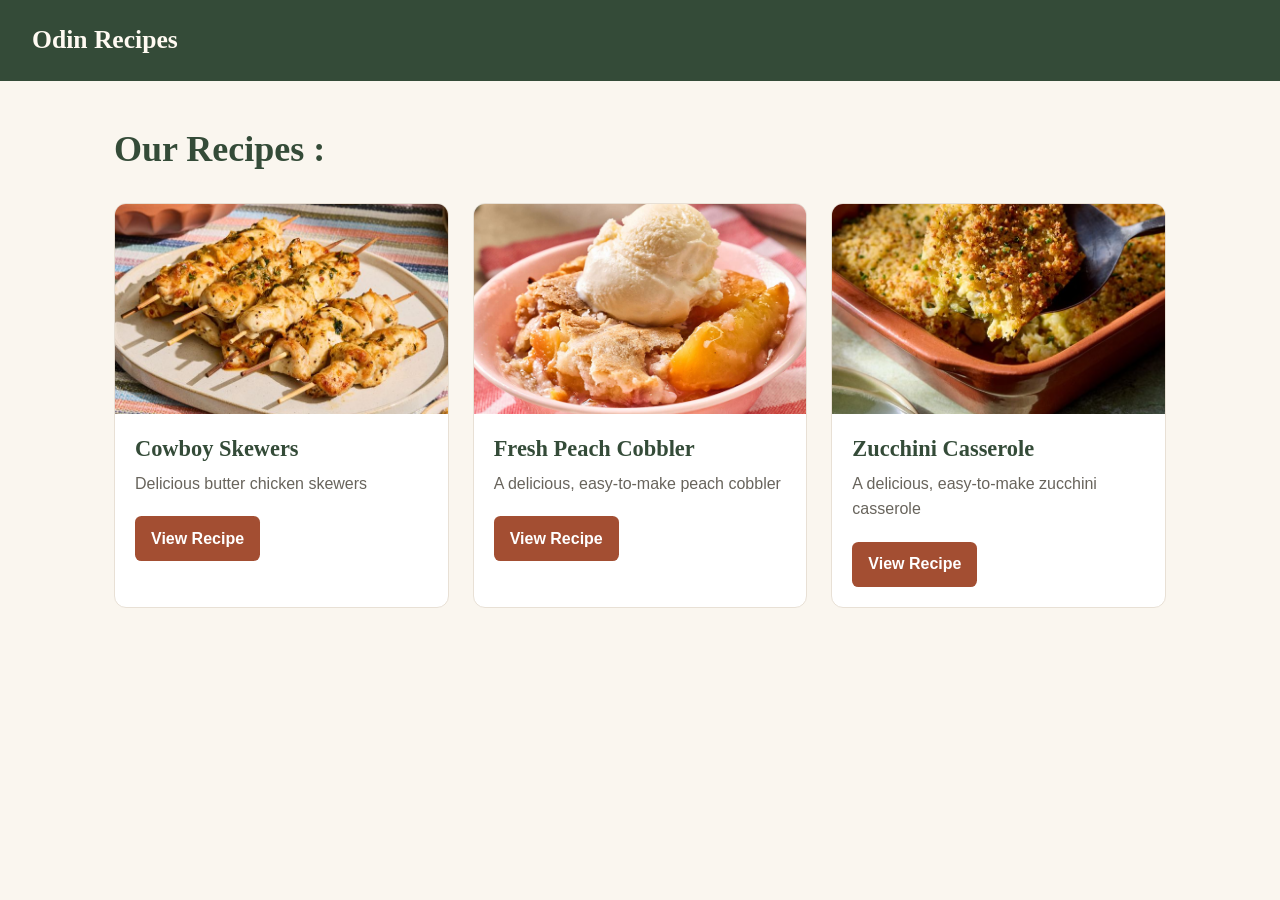
<file: index.html>
<!DOCTYPE html>
<html lang="en">
<head>
    <meta charset="UTF-8">
    <meta name="viewport" content="width=device-width, initial-scale=1.0">
    <title>Odin Recipes</title>
    <link rel="stylesheet" href="./landing-page.css">
</head>
<body>
    <nav>Odin Recipes</nav>
    <div class="heading">Our Recipes : </div>
    <div class="recipe-list">
        <div class="recipe-card">
        <img src="./images/cowboy-skeweres.jpg" alt="cowboy skewers">

        <div class="card-content">
            <h2> Cowboy Skewers </h2>
            <p>Delicious butter chicken skewers</p>
            <a href="./recipes/butter-chicken-skewers.html">View Recipe</a>
        </div>
    </div>
    <div class="recipe-card">
        <img src="./images/fresh-peach-cobbler.jpg" alt="fresh peach cobbler">

        <div class="card-content">
            <h2> Fresh Peach Cobbler </h2>
            <p>A delicious, easy-to-make peach cobbler</p>
            <a href="./recipes/peach-cobbler.html">View Recipe</a>
        </div>
    </div>
    <div class="recipe-card">
        <img src="./images/shredded-zuchhini-casserol.jpg" alt="shredded zucchini casserole">

        <div class="card-content">
            <h2> Zucchini Casserole </h2>
            <p>A delicious, easy-to-make zucchini casserole</p>
            <a href="./recipes/shredded-zucchini-casserol.html">View Recipe</a>
        </div>
    </div>
    </div>
</body>
</html>
</file>
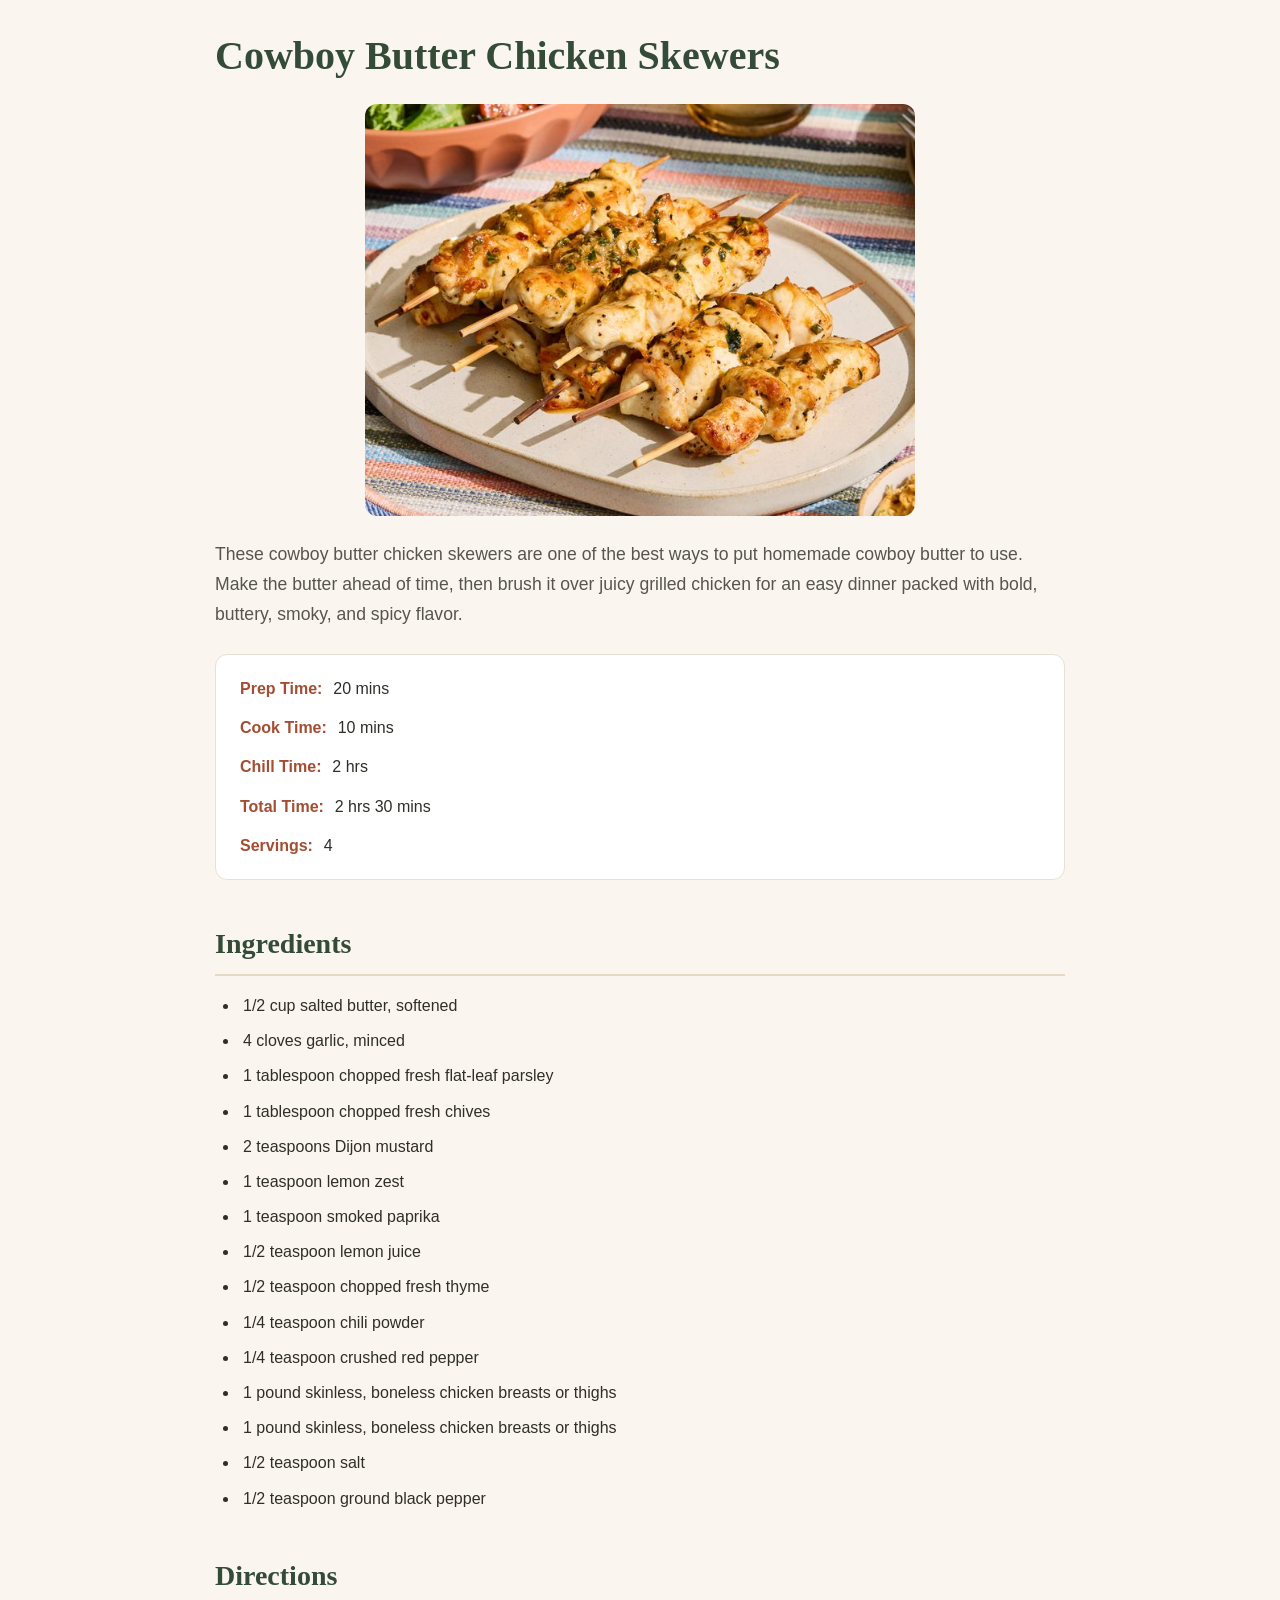
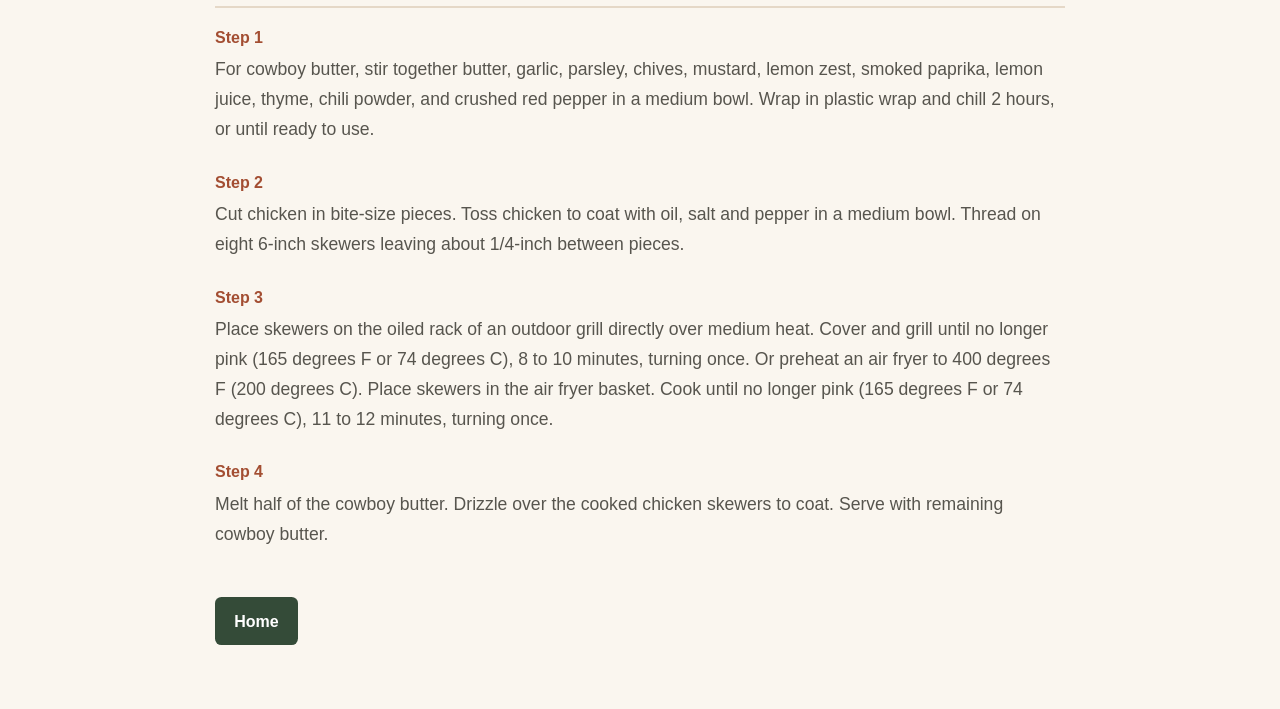
<file: recipes/butter-chicken-skewers.html>
<!DOCTYPE html>
<html lang="en">
<head>
    <meta charset="UTF-8">
    <meta name="viewport" content="width=device-width, initial-scale=1.0">
    <title>Cowboy Butter Chicken Skewers</title>
    <link rel="stylesheet" href="../recipe-page.css">
</head>
<body>
    <h1>Cowboy Butter Chicken Skewers</h1>

    <img src="../images/cowboy-skeweres.jpg" height="500" width="550" alt="Cowboy Skewers image">

    <p>These cowboy butter chicken skewers are one of the best ways to put homemade cowboy butter to use. Make the butter ahead of time, then brush it over juicy grilled chicken for an easy dinner packed with bold, buttery, smoky, and spicy flavor.</p>

    <ul>
        <li>
            <strong>Prep Time: </strong>
            <p>20 mins</p>
        </li>
        <li>
            <strong>Cook Time: </strong>
            <p>10 mins</p>
        </li>
        <li>
            <strong>Chill Time: </strong>
            <p>2 hrs</p>
        </li>
        <li>
            <strong>Total Time: </strong>
            <p>2 hrs 30 mins</p>
        </li>
        <li>
            <strong>Servings: </strong>
            <p>4</p>
        </li>
    </ul>
    <h2>Ingredients</h2>
    <ul>
        <li>1/2 cup salted butter, softened</li>
        <li>
            4 cloves garlic, minced
        </li>
        <li> 
            1 tablespoon chopped fresh flat-leaf parsley
        </li>
        <li>
            1 tablespoon chopped fresh chives
        </li>
        <li>
            2 teaspoons Dijon mustard
        </li>
        <li>
            1 teaspoon lemon zest
        </li>
        <li>
            1 teaspoon smoked paprika
        </li>
        <li>
            1/2 teaspoon lemon juice
        </li>
        <li>
            1/2 teaspoon chopped fresh thyme
        </li>
        <li>
            1/4 teaspoon chili powder
        </li>
        <li>
            1/4 teaspoon crushed red pepper
        </li>
        <li>
            1 pound skinless, boneless chicken breasts or thighs
        </li>
        <li>
            1 pound skinless, boneless chicken breasts or thighs
        </li>
        <li>
            1/2 teaspoon salt
        </li>
        <li>
            1/2 teaspoon ground black pepper
        </li>
    </ul>
    <h2>Directions</h2>
    <strong>Step 1</strong>
    <p>
        For cowboy butter, stir together butter, garlic, parsley, chives, mustard, lemon zest, smoked paprika, lemon juice, thyme, chili powder, and crushed red pepper in a medium bowl. Wrap in plastic wrap and chill 2 hours, or until ready to use.   
    </p>
    <strong>Step 2</strong>
    <p>
        Cut chicken in bite-size pieces. Toss chicken to coat with oil, salt and pepper in a medium bowl. Thread on eight 6-inch skewers leaving about 1/4-inch between pieces.       
    </p>
    <strong>Step 3</strong>
    <p>
        Place skewers on the oiled rack of an outdoor grill directly over medium heat. Cover and grill until no longer pink (165 degrees F or 74 degrees C), 8 to 10 minutes, turning once. Or preheat an air fryer to 400 degrees F (200 degrees C). Place skewers in the air fryer basket. Cook until no longer pink (165 degrees F or 74 degrees C), 11 to 12 minutes, turning once.       
    </p>
    <strong>Step 4</strong>
    <p>
        Melt half of the cowboy butter. Drizzle over the cooked chicken skewers to coat. Serve with remaining cowboy butter.      
    </p>
    
    <a href="../index.html">Home</a>
</body>
</html>
</file>
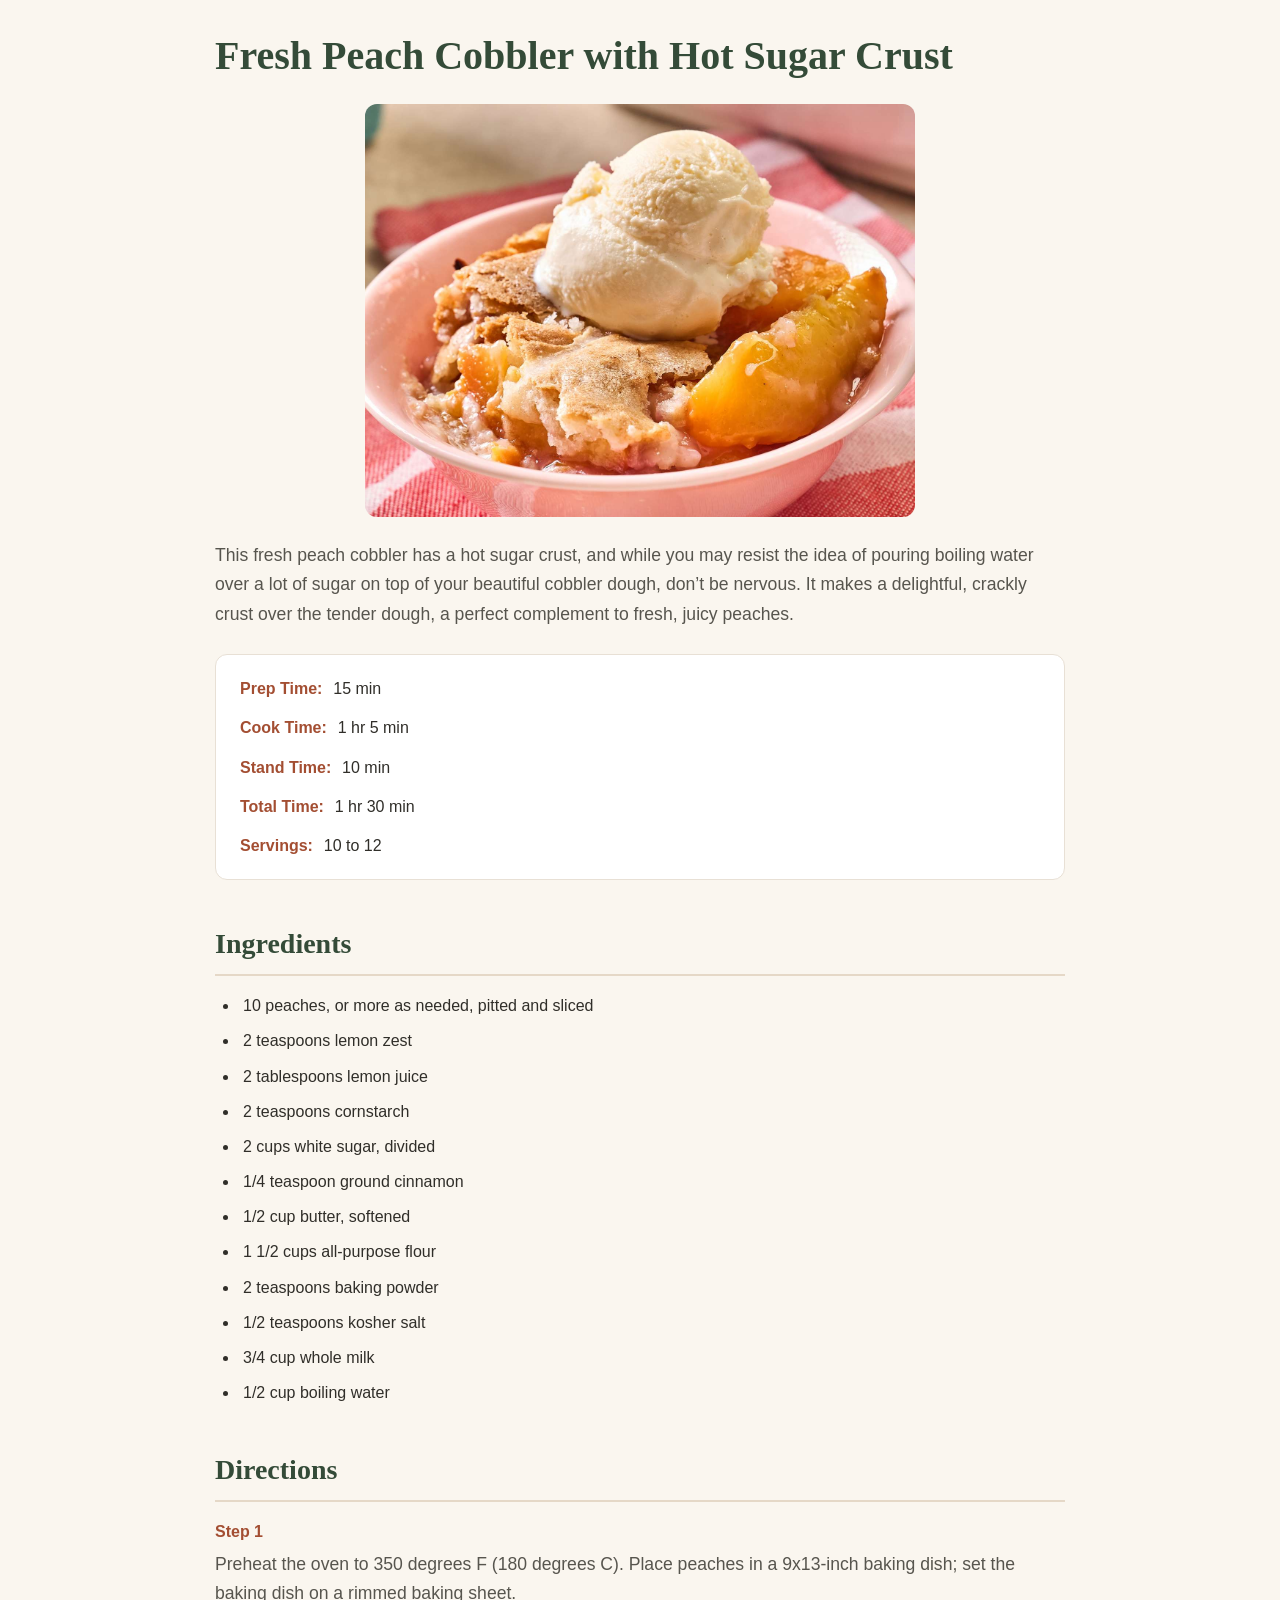
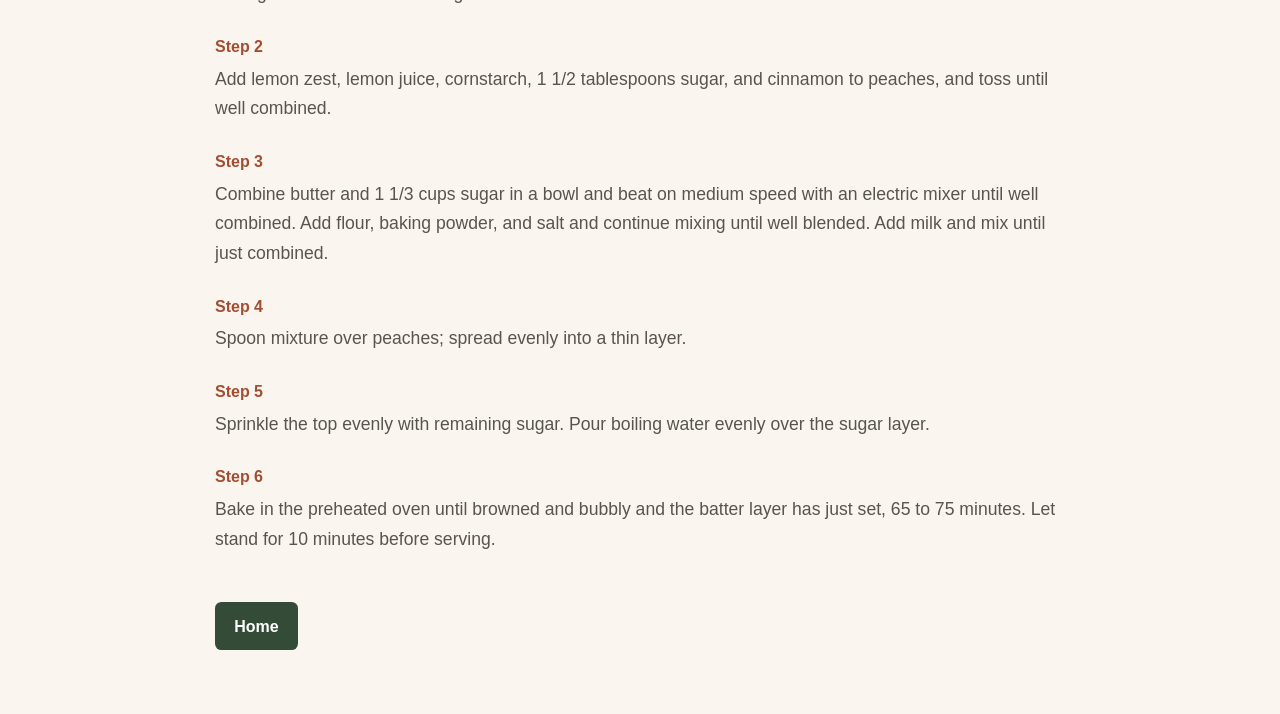
<file: recipes/peach-cobbler.html>
<!DOCTYPE html>
<html lang="en">
<head>
    <meta charset="UTF-8">
    <meta name="viewport" content="width=device-width, initial-scale=1.0">
    <title>Fresh Peach Cobbler with Hot Sugar Crust</title>
    <link rel="stylesheet" href="../recipe-page.css">
</head>
<body>
    <h1>Fresh Peach Cobbler with Hot Sugar Crust</h1>

    <img src="../images/fresh-peach-cobbler.jpg" height="500" width="550" alt="Fresh peach cobbler image" class="recipe-image">

    <p>This fresh peach cobbler has a hot sugar crust, and while you may resist the idea of pouring boiling water over a lot of sugar on top of your beautiful cobbler dough, don’t be nervous. It makes a delightful, crackly crust over the tender dough, a perfect complement to fresh, juicy peaches.</p>

    <ul>
        <li>
            <strong>Prep Time: </strong>
            <p>15 min</p>
        </li>
        <li>
            <strong>Cook Time: </strong>
            <p>1 hr 5 min</p>
        </li>
        <li>
            <strong>Stand Time: </strong>
            <p>10 min</p>
        </li>
        <li>
            <strong>Total Time: </strong>
            <p>1 hr 30 min</p>
        </li>
        <li>
            <strong>Servings: </strong>
            <p>10 to 12</p>
        </li>
    </ul>
    <h2>Ingredients</h2>
    <ul>
        <li>10 peaches, or more as needed, pitted and sliced</li>
        <li>
            2 teaspoons lemon zest
        </li>
        <li> 
            2 tablespoons lemon juice
        </li>
        <li>
            2 teaspoons cornstarch
        </li>
        <li>2 cups white sugar, divided</li>
        <li>1/4 teaspoon ground cinnamon</li>
        <li>1/2 cup butter, softened</li>
        <li>1 1/2 cups all-purpose flour</li>
        <li>2 teaspoons baking powder</li>
        <li>1/2 teaspoons kosher salt</li>
        <li>3/4 cup whole milk</li>
        <li>1/2 cup boiling water</li>
    </ul>
    <h2>Directions</h2>
    <strong>Step 1</strong>
    <p>
        Preheat the oven to 350 degrees F (180 degrees C). Place peaches in a 9x13-inch baking dish; set the baking dish on a rimmed baking sheet.   
    </p>
    <strong>Step 2</strong>
    <p>
        Add lemon zest, lemon juice, cornstarch, 1 1/2 tablespoons sugar, and cinnamon to peaches, and toss until well combined.      
    </p>
    <strong>Step 3</strong>
    <p>
        Combine butter and 1 1/3 cups sugar in a bowl and beat on medium speed with an electric mixer until well combined. Add flour, baking powder, and salt and continue mixing until well blended. Add milk and mix until just combined.      
    </p>
    <strong>Step 4</strong>
    <p>
        Spoon mixture over peaches; spread evenly into a thin layer.     
    </p>
    <strong>Step 5</strong>
    <p>
        Sprinkle the top evenly with remaining sugar. Pour boiling water evenly over the sugar layer.    
    </p>
    <strong>Step 6</strong>
    <p>
        Bake in the preheated oven until browned and bubbly and the batter layer has just set, 65 to 75 minutes. Let stand for 10 minutes before serving.    
    </p>
    
    <a href="../index.html">Home</a>
</body>
</html>
</file>
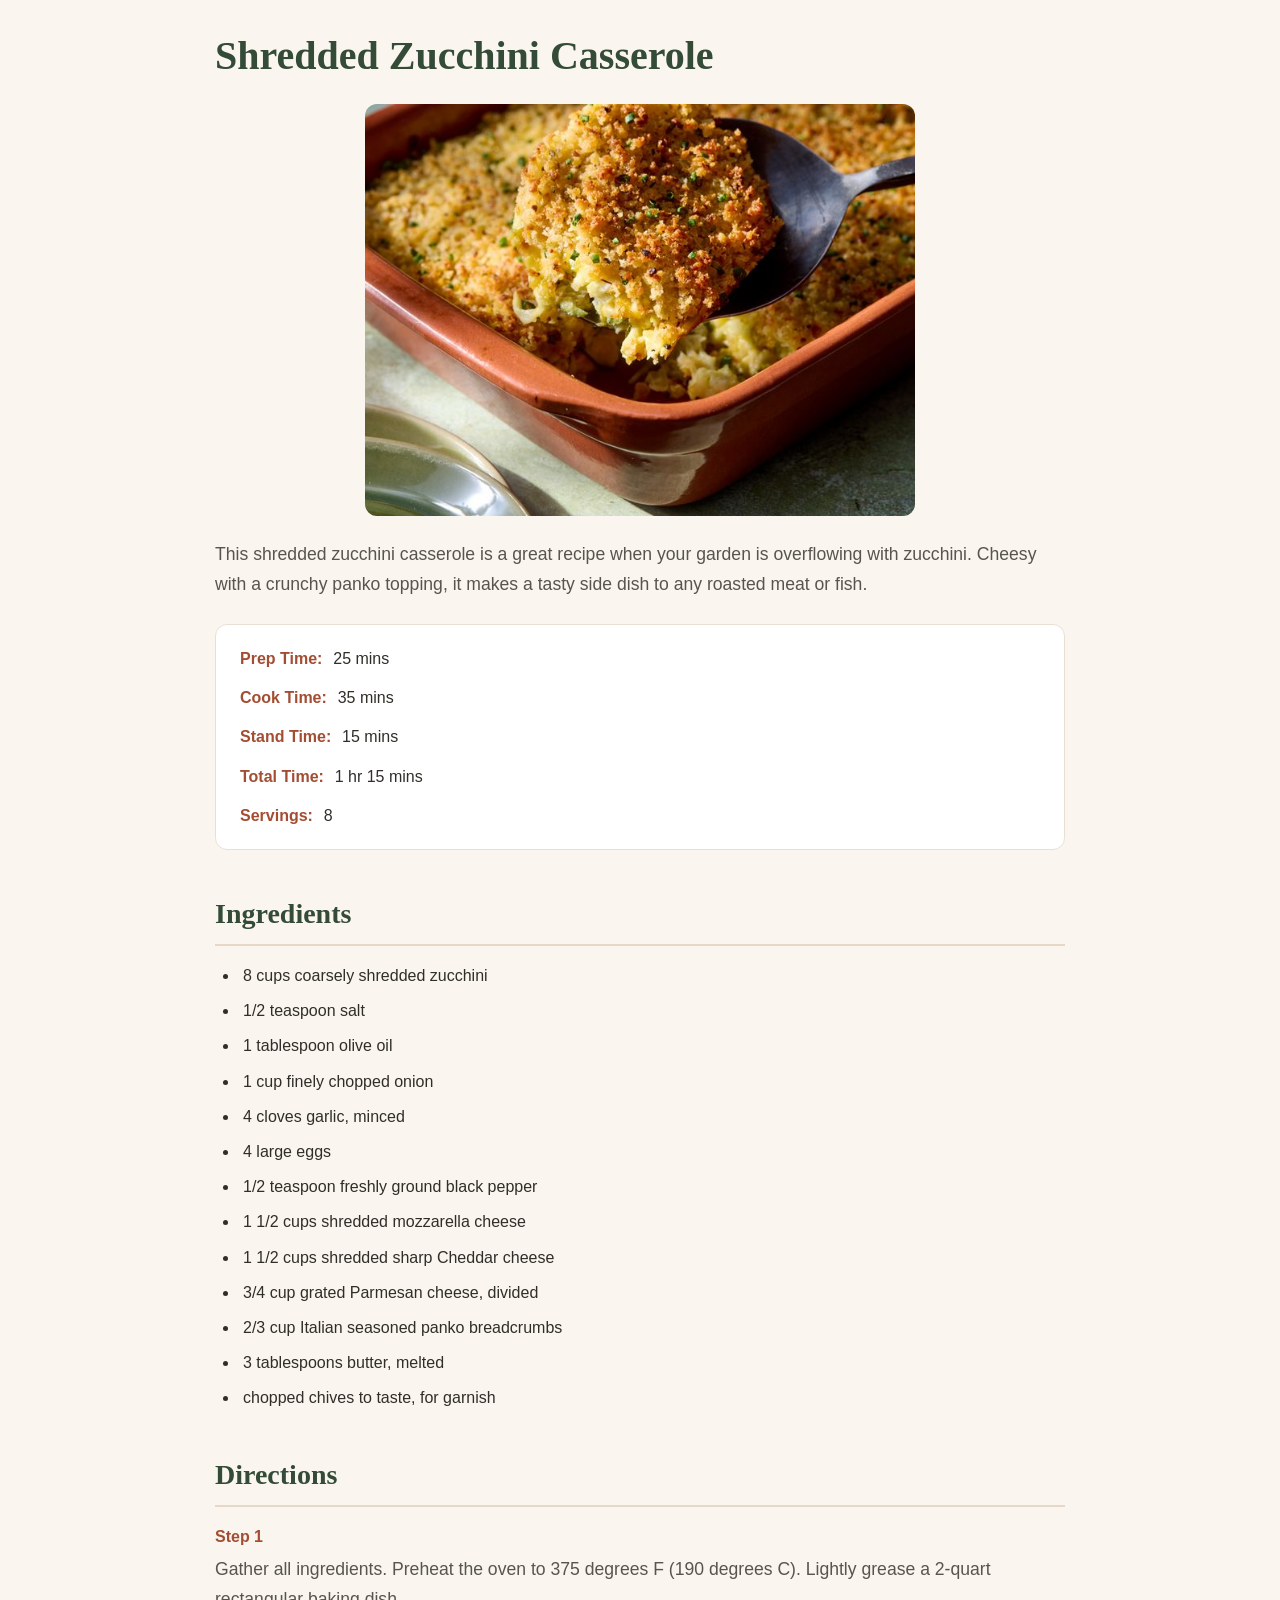
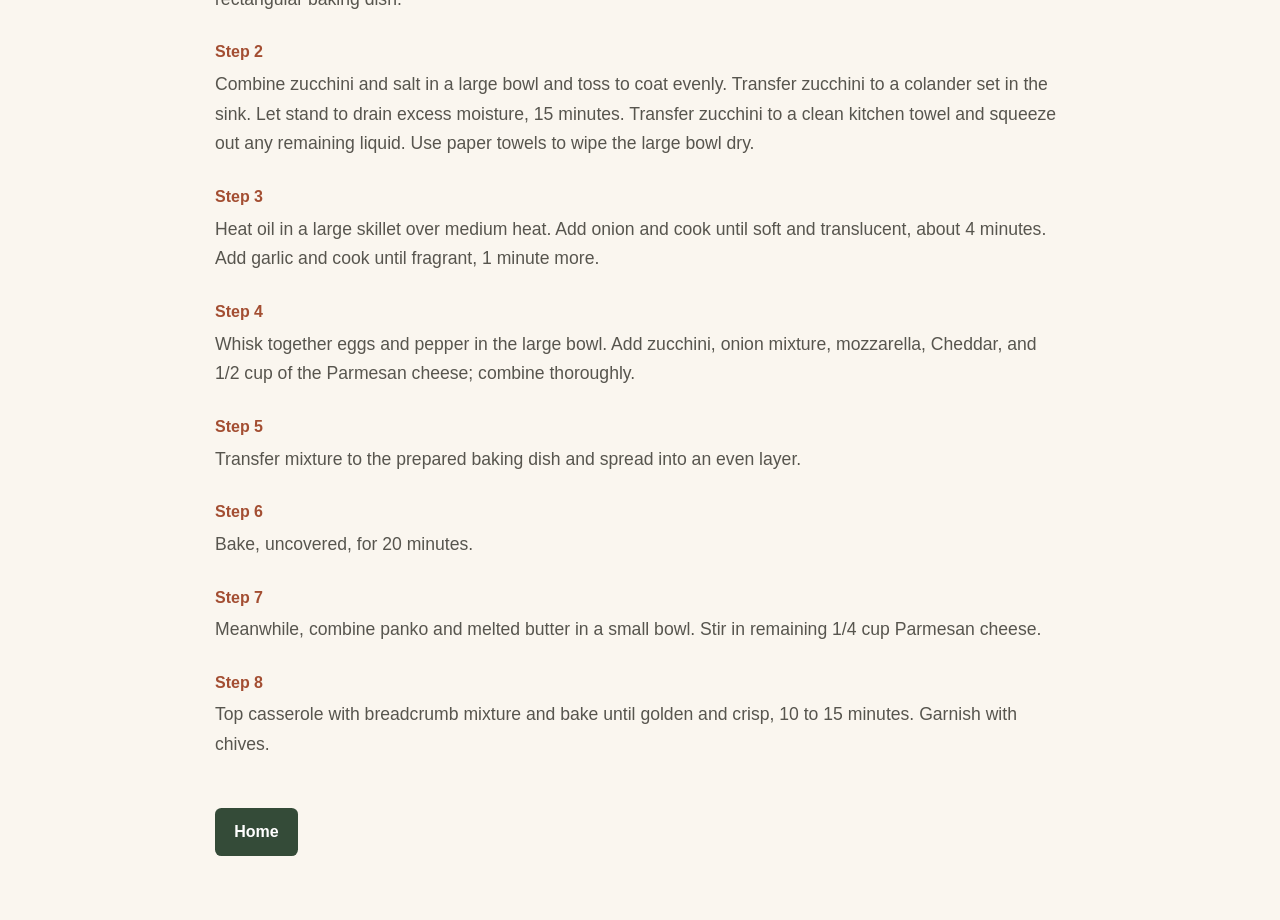
<file: recipes/shredded-zucchini-casserol.html>
<!DOCTYPE html>
<html lang="en">
<head>
    <meta charset="UTF-8">
    <meta name="viewport" content="width=device-width, initial-scale=1.0">
    <title>Shredded Zucchini Casserole</title>
    <link rel="stylesheet" href="../recipe-page.css">
</head>
<body>
    <h1>Shredded Zucchini Casserole</h1>

    <img src="../images/shredded-zuchhini-casserol.jpg" height="500" width="550" alt="Shredded Zucchini Casserole image">

    <p>This shredded zucchini casserole is a great recipe when your garden is overflowing with zucchini. Cheesy with a crunchy panko topping, it makes a tasty side dish to any roasted meat or fish.</p>

    <ul>
        <li>
            <strong>Prep Time: </strong>
            <p>25 mins</p>
        </li>
        <li>
            <strong>Cook Time: </strong>
            <p>35 mins</p>
        </li>
        <li>
            <strong>Stand Time: </strong>
            <p>15 mins</p>
        </li>
        <li>
            <strong>Total Time: </strong>
            <p>1 hr 15 mins</p>
        </li>
        <li>
            <strong>Servings: </strong>
            <p>8</p>
        </li>
    </ul>
    <h2>Ingredients</h2>
    <ul>
        <li>
            8 cups coarsely shredded zucchini
        </li>
        <li>
            1/2 teaspoon salt
        </li>
        <li> 
            1 tablespoon olive oil
        </li>
        <li>
            1 cup finely chopped onion
        </li>
        <li>
            4 cloves garlic, minced
        </li>
        <li>
            4 large eggs
        </li>
        <li>
            1/2 teaspoon freshly ground black pepper
        </li>
        <li>
            1 1/2 cups shredded mozzarella cheese
        </li>
        <li>
            1 1/2 cups shredded sharp Cheddar cheese
        </li>
        <li>
            3/4 cup grated Parmesan cheese, divided
        </li>
        <li>
            2/3 cup Italian seasoned panko breadcrumbs
        </li>
        <li>
            3 tablespoons butter, melted
        </li>
        <li>
            chopped chives to taste, for garnish
        </li>
    </ul>
    <h2>Directions</h2>
    <strong>Step 1</strong>
    <p>
        Gather all ingredients. Preheat the oven to 375 degrees F (190 degrees C). Lightly grease a 2-quart rectangular baking dish.   
    </p>
    <strong>Step 2</strong>
    <p>
        Combine zucchini and salt in a large bowl and toss to coat evenly. Transfer zucchini to a colander set in the sink. Let stand to drain excess moisture, 15 minutes. Transfer zucchini to a clean kitchen towel and squeeze out any remaining liquid. Use paper towels to wipe the large bowl dry.      
    </p>
    <strong>Step 3</strong>
    <p>
        Heat oil in a large skillet over medium heat. Add onion and cook until soft and translucent, about 4 minutes. Add garlic and cook until fragrant, 1 minute more.       
    </p>
    <strong>Step 4</strong>
    <p>
        Whisk together eggs and pepper in the large bowl. Add zucchini, onion mixture, mozzarella, Cheddar, and 1/2 cup of the Parmesan cheese; combine thoroughly.      
    </p>
    <strong>Step 5</strong>
    <p>
        Transfer mixture to the prepared baking dish and spread into an even layer.       
    </p>
    <strong>Step 6</strong>
    <p>
        Bake, uncovered, for 20 minutes.       
    </p>
    <strong>Step 7</strong>
    <p>
        Meanwhile, combine panko and melted butter in a small bowl. Stir in remaining 1/4 cup Parmesan cheese.        
    </p>
    <strong>Step 8</strong>
    <p>
        Top casserole with breadcrumb mixture and bake until golden and crisp, 10 to 15 minutes. Garnish with chives.        
    </p>
    <a href="../index.html">Home</a>
</body>
</html>
</file>
<file: landing-page.css>
/* General page styling */
* {
    box-sizing: border-box;
}

body {
    margin: 0;
    background-color: #faf6ef;
    color: #302e29;
    font-family: Arial, sans-serif;
    line-height: 1.6;
}

/* Navigation bar */
nav {
    background-color: #344b38;
    color: #fffaf2;
    padding: 1.25rem 2rem;
    font-family: Georgia, serif;
    font-size: 1.6rem;
    font-weight: bold;
}

/* Page heading */
.heading {
    max-width: 1100px;
    margin: 2.5rem auto 1.5rem;
    padding: 0 1.5rem;
    color: #344b38;
    font-family: Georgia, serif;
    font-size: 2.25rem;
    font-weight: bold;
}

/* Recipe cards container */
.recipe-list {
    max-width: 1100px;
    margin: 0 auto 3rem;
    padding: 0 1.5rem;
    display: flex;
    flex-wrap: wrap;
    gap: 1.5rem;
}

/* Individual recipe card */
.recipe-card {
    flex: 1 1 280px;
    min-width: 0;
    background-color: #fff;
    border: 1px solid #e8e0d5;
    border-radius: 0.75rem;
    overflow: hidden;
    transition: transform 0.2s ease, box-shadow 0.2s ease;
}

.recipe-card:hover {
    transform: translateY(-4px);
    box-shadow: 0 8px 20px rgb(48 46 41 / 10%);
}

/* Recipe image */
.recipe-card img {
    display: block;
    width: 100%;
    height: 210px;
    object-fit: cover;
}

/* Card text content */
.card-content {
    padding: 1.25rem;
}

.card-content h2 {
    margin: 0 0 0.5rem;
    color: #344b38;
    font-family: Georgia, serif;
    font-size: 1.4rem;
    line-height: 1.3;
}

.card-content p {
    margin: 0 0 1.25rem;
    color: #68645c;
}

/* View Recipe link */
.card-content a {
    display: inline-block;
    padding: 0.6rem 1rem;
    background-color: #a34e32;
    color: white;
    text-decoration: none;
    border-radius: 0.4rem;
    font-weight: bold;
    transition: background-color 0.2s ease;
}

.card-content a:hover {
    background-color: #71351f;
}

/* Keyboard accessibility */
.card-content a:focus-visible {
    outline: 3px solid #344b38;
    outline-offset: 3px;
}

/* Smaller screens */
@media (max-width: 600px) {
    .heading {
        margin-top: 1.75rem;
        font-size: 1.8rem;
    }

    .recipe-list {
        gap: 1rem;
    }

    .recipe-card {
        flex-basis: 100%;
    }
}
</file>
<file: recipe-page.css>
/* General page styling */
body {
    max-width: 850px;
    margin: 2rem auto;
    padding: 0 1.5rem;
    background-color: #faf6ef;
    color: #302e29;
    font-family: Arial, sans-serif;
    font-size: 1rem;
    line-height: 1.7;
}

/* Main recipe title */
h1 {
    color: #344b38;
    font-family: Georgia, serif;
    font-size: 2.5rem;
    line-height: 1.2;
    margin-bottom: 1.5rem;
}

/* Recipe image */
body > img {
    display: block;
    width: 100%;
    max-width: 550px;
    height: auto;
    object-fit: cover;
    border-radius: 0.75rem;
    margin: 0 auto 1.5rem;
}

/* Introductory description */
body > p {
    font-size: 1.1rem;
    color: #57554e;
    margin-bottom: 1.5rem;
}

/* Recipe information and ingredients lists */
ul {
    padding-left: 1.5rem;
}

ul li {
    padding-left: 0.25rem;
    margin-bottom: 0.5rem;
}

/* Recipe information list */
body > ul:first-of-type {
    list-style: none;
    padding: 1.25rem;
    background-color: #fff;
    border: 1px solid #e8e0d5;
    border-radius: 0.75rem;
}

body > ul:first-of-type li {
    margin-bottom: 0.75rem;
}

body > ul:first-of-type li:last-child {
    margin-bottom: 0;
}

body > ul:first-of-type p {
    display: inline;
    margin-left: 0.4rem;
}

/* Section headings */
h2 {
    color: #344b38;
    font-family: Georgia, serif;
    font-size: 1.75rem;
    margin-top: 2.5rem;
    margin-bottom: 1rem;
    padding-bottom: 0.4rem;
    border-bottom: 2px solid #e5d8c7;
}

/* Cooking instructions */
strong {
    color: #a34e32;
}

strong + p {
    margin-top: 0.25rem;
    margin-bottom: 1.5rem;
}

/* Home link */
a {
    display: inline-block;
    margin-top: 1.5rem;
    margin-bottom: 2rem;
    padding: 0.65rem 1.2rem;
    background-color: #344b38;
    color: white;
    text-decoration: none;
    border-radius: 0.4rem;
    font-weight: bold;
}

a:hover {
    background-color: #26372a;
}
</file>
